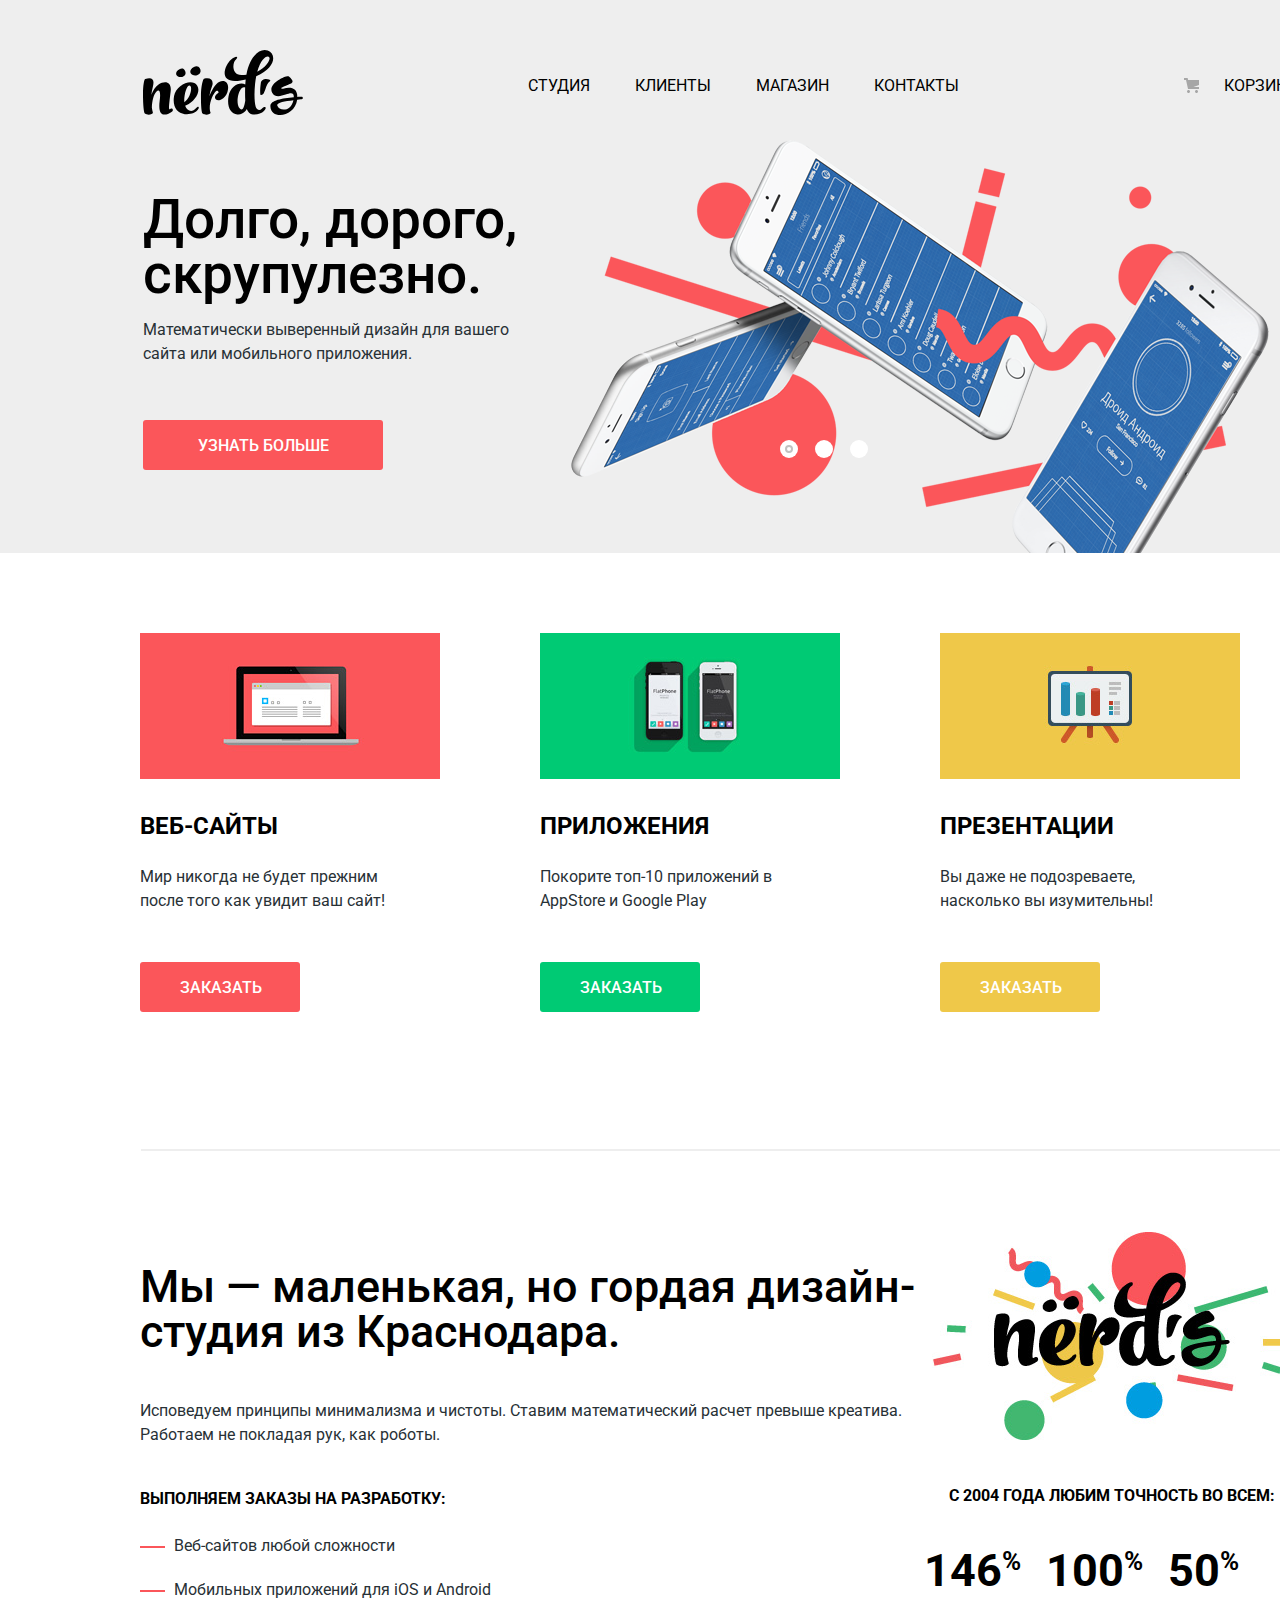
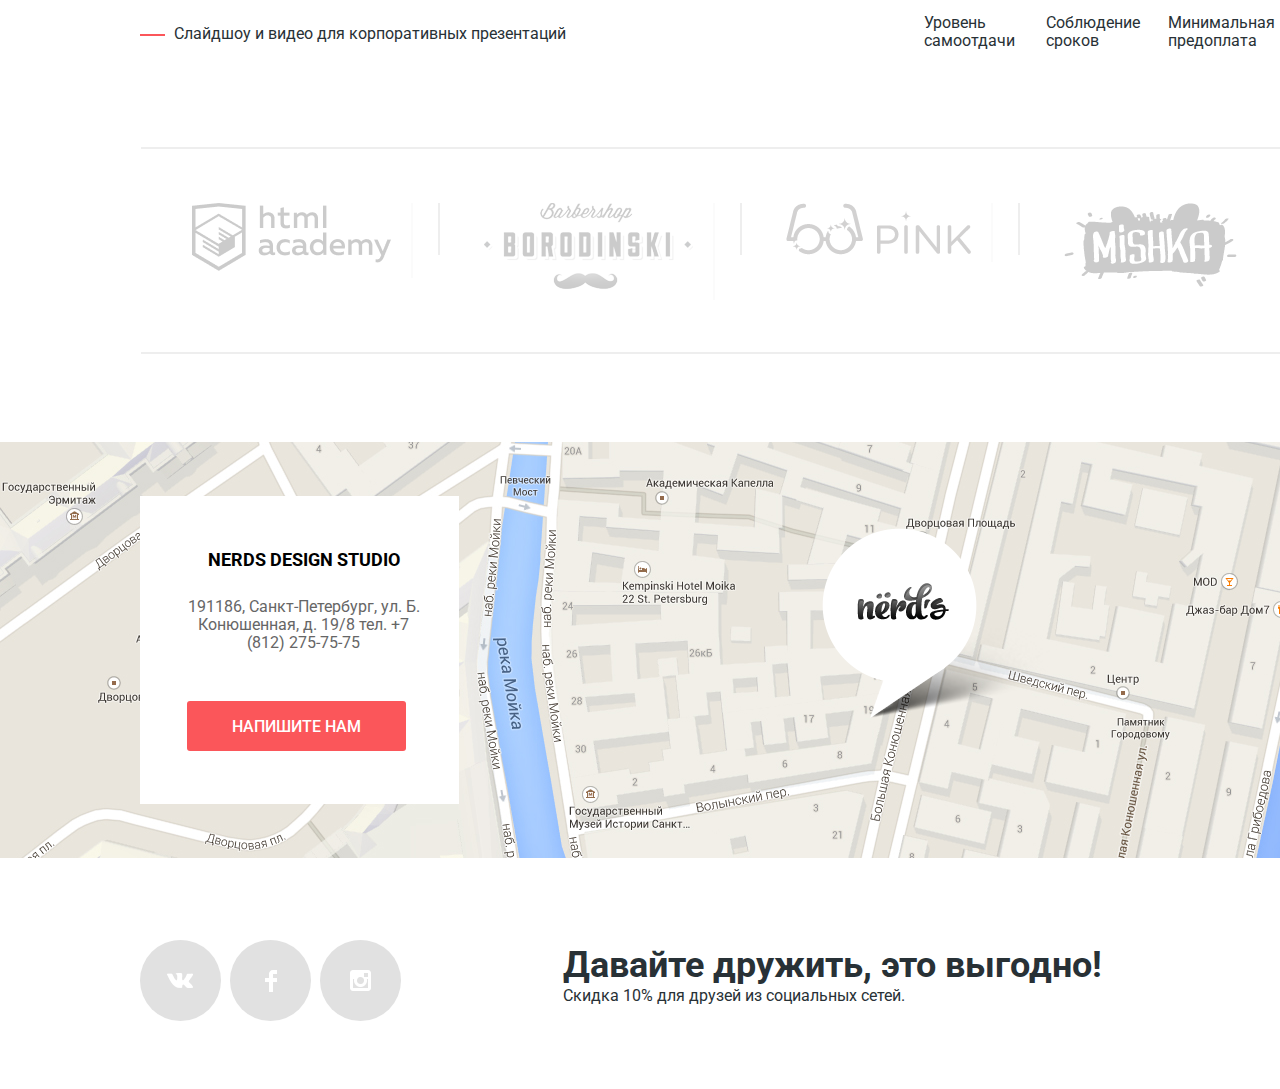
<file: Task_1/index.html>
<!DOCTYPE html>
<html lang="en" xmlns="http://www.w3.org/1999/html">
  <head>
    <meta charset="UTF-8" />
    <title>Nerds</title>
    <link
      href="https://fonts.googleapis.com/css?family=Roboto"
      rel="stylesheet"
    />
    <link rel="stylesheet" type="text/css" href="styles.css" />
  </head>
  <body>
    <section class="header">
      <a href="#" id="logo"><img src="images/nerds-logo.svg" /></a>
      <ul class="menu">
        <li class="menu_item"><a href="#">СТУДИЯ</a></li>
        <li class="menu_item"><a href="#">КЛИЕНТЫ</a></li>
        <li class="menu_item"><a href="catalog.html">МАГАЗИН</a></li>
        <li class="menu_item"><a href="#">КОНТАКТЫ</a></li>
      </ul>
      <a class="header_basket" href="#">
        <img src="images/cart-icon.svg" /><span class="menu_item">КОРЗИНА</span></a
      >
    </section>
    <section class="slider">
      <input
        type="radio"
        class="nav-dot"
        id="radio1"
        name="slide"
        value="slide1"
        checked
      />
      <label for="radio1" id="label1"></label>
      <div class="slide">
        <img class="slide_image" src="images/slider/nerds-index-slide1.png" />
        <p class="slide_header">
          Долго, дорого, скрупулезно.
        </p>
        <p>
          Математически выверенный дизайн для вашего сайта или мобильного приложения.
        </p>
        <a class="button button--slide" href="#"><span>Узнать больше</span></a>
      </div>
      <input
        type="radio"
        class="nav-dot"
        id="radio2"
        name="slide"
        value="slide2"
      />
      <label for="radio2" id="label2"></label>
      <div class="slide">
        <img
          class="slide_image"
          width="760px"
          height="431px"
          src="images/slider/nerds-index-slide2.png"
        />
        <p class="slide_header">
          Любим математику как никто другой
        </p>
        <p>
          Никакого креатива, только математические формулы для расчета идеальных пропорций
        </p>
        <a class="button button--slide" href="#"><span>Узнать больше</span></a>
      </div>
      <input
        type="radio"
        class="nav-dot"
        id="radio3"
        name="slide"
        value="slide3"
      />
      <label for="radio3" id="label3"></label>
      <div class="slide">
        <img class="slide_image" src="images/slider/nerds-index-slide3.png" />
        <p class="slide_header">
          Только ночь, только хардкор
        </p>
        <p>
          Работать днем, как все? Мы против этого. Ближе к полуночи работа только начинается.
        </p>
        <a class="button button--slide" href="#"><span>Узнать больше</span></a>
      </div>
    </section>
    <section class="orders">
      <div class="order">
        <img src="images/orders/illustration-1.jpg" />
        <p class="order_header">Вeб-сайты</p>
        <p>
          Мир никогда не будет прежним после того как увидит ваш сайт!
        </p>
        <a class="button button--order button--red" href="#"><span>Заказать</span></a>
      </div>
      <div class="order">
        <img src="images/orders/illustration-2.jpg" />
        <p class="order_header">Приложения</p>
        <p>Покорите топ-10 приложений в AppStore и Google Play</p>
        <a class="button button--order button--green" href="#"><span>Заказать</span></a>
      </div>
      <div class="order">
        <img src="images/orders/illustration-3.jpg" />
        <p class="order_header">Презентации</p>
        <p>Вы даже не подозреваете, насколько вы изумительны!</p>
        <a class="button button--order button--yellow" href="#"><span>Заказать</span></a>
      </div>
    </section>
    <hr />
    <section class="about-nerds">
      <div class="about">
        <p class="about_header">
          Мы — маленькая, но гордая дизайн-студия из Краснодара.
        </p>
        <p>
          Исповедуем принципы минимализма и чистоты. Ставим математический
          расчет превыше креатива. Работаем не покладая рук, как роботы.
        </p>
        <p class="small-header">Выполняем заказы на разработку:</p>
        <ul>
          <li>
            <hr />
            Веб-сайтов любой сложности
          </li>
          <li>
            <hr />
            Мобильных приложений для iOS и Android
          </li>
          <li>
            <hr />
            Cлайдшоу и видео для корпоративных презентаций
          </li>
        </ul>
      </div>
      <div class="nerds">
        <img src="images/nerds-illustration.png" />
        <p class="small-header">с 2004 года Любим точность во всем:</p>
        <div class="stats">
          <div class="stat">
            <p class="stat_percentage">146<span>%</span></p>
            <p>Уровень самоотдачи</p>
          </div>
          <div class="stat">
            <p class="stat_percentage">100<span>%</span></p>
            <p>Соблюдение сроков</p>
          </div>
          <div class="stat">
            <p class="stat_percentage">50<span>%</s></p>
            <p>Минимальная предоплата</p>
          </div>
        </div>
      </div>
    </section>
     <hr />
    <section class="clients">
      <a href="#" class="client-image"><img src="images/html5.png" /></a>
      <div class="vl"></div>
       <a href="#" class="client-image"><img src="images/barbershop.png" /></a>
      <div class="vl"></div>
      <a href="#" class="client-image"><img src="images/pink.png" /></a>
      <div class="vl"></div>
      <a href="#" class="client-image"><img src="images/mishka.png" /></a>
      </section>
    <hr />
    <section class="contacts">
      <img src="images/map.png">
      <div class="contact-form">
        <p class="small-header">
          Nerds design studio
        </p>
        <p>
          191186, Санкт-Петербург, ул. Б. Конюшенная, д. 19/8
          тел. +7 (812) 275-75-75
        </p>
        <a href="#" class="button button--contact"><span>Напишите нам</span></a>
      </div>
      <img src="images/map-marker.png"/>
    </section>
    <section class="footer">
      <a class="footer_image" href="#"><img src="images/vk-icon.png" /></a>
      <a class="footer_image" href="#"><img src="images/fb-icon.png" /></a>
      <a class="footer_image" href="#"><img src="images/insta-icon.png" /></a>
      <div class="footer_text">
        <span class="footer_text--bold"> Давайте дружить, это выгодно!</span>
        Скидка 10% для друзей из социальных сетей.
      </div>
    </section>
  </body>
</html>
</file>
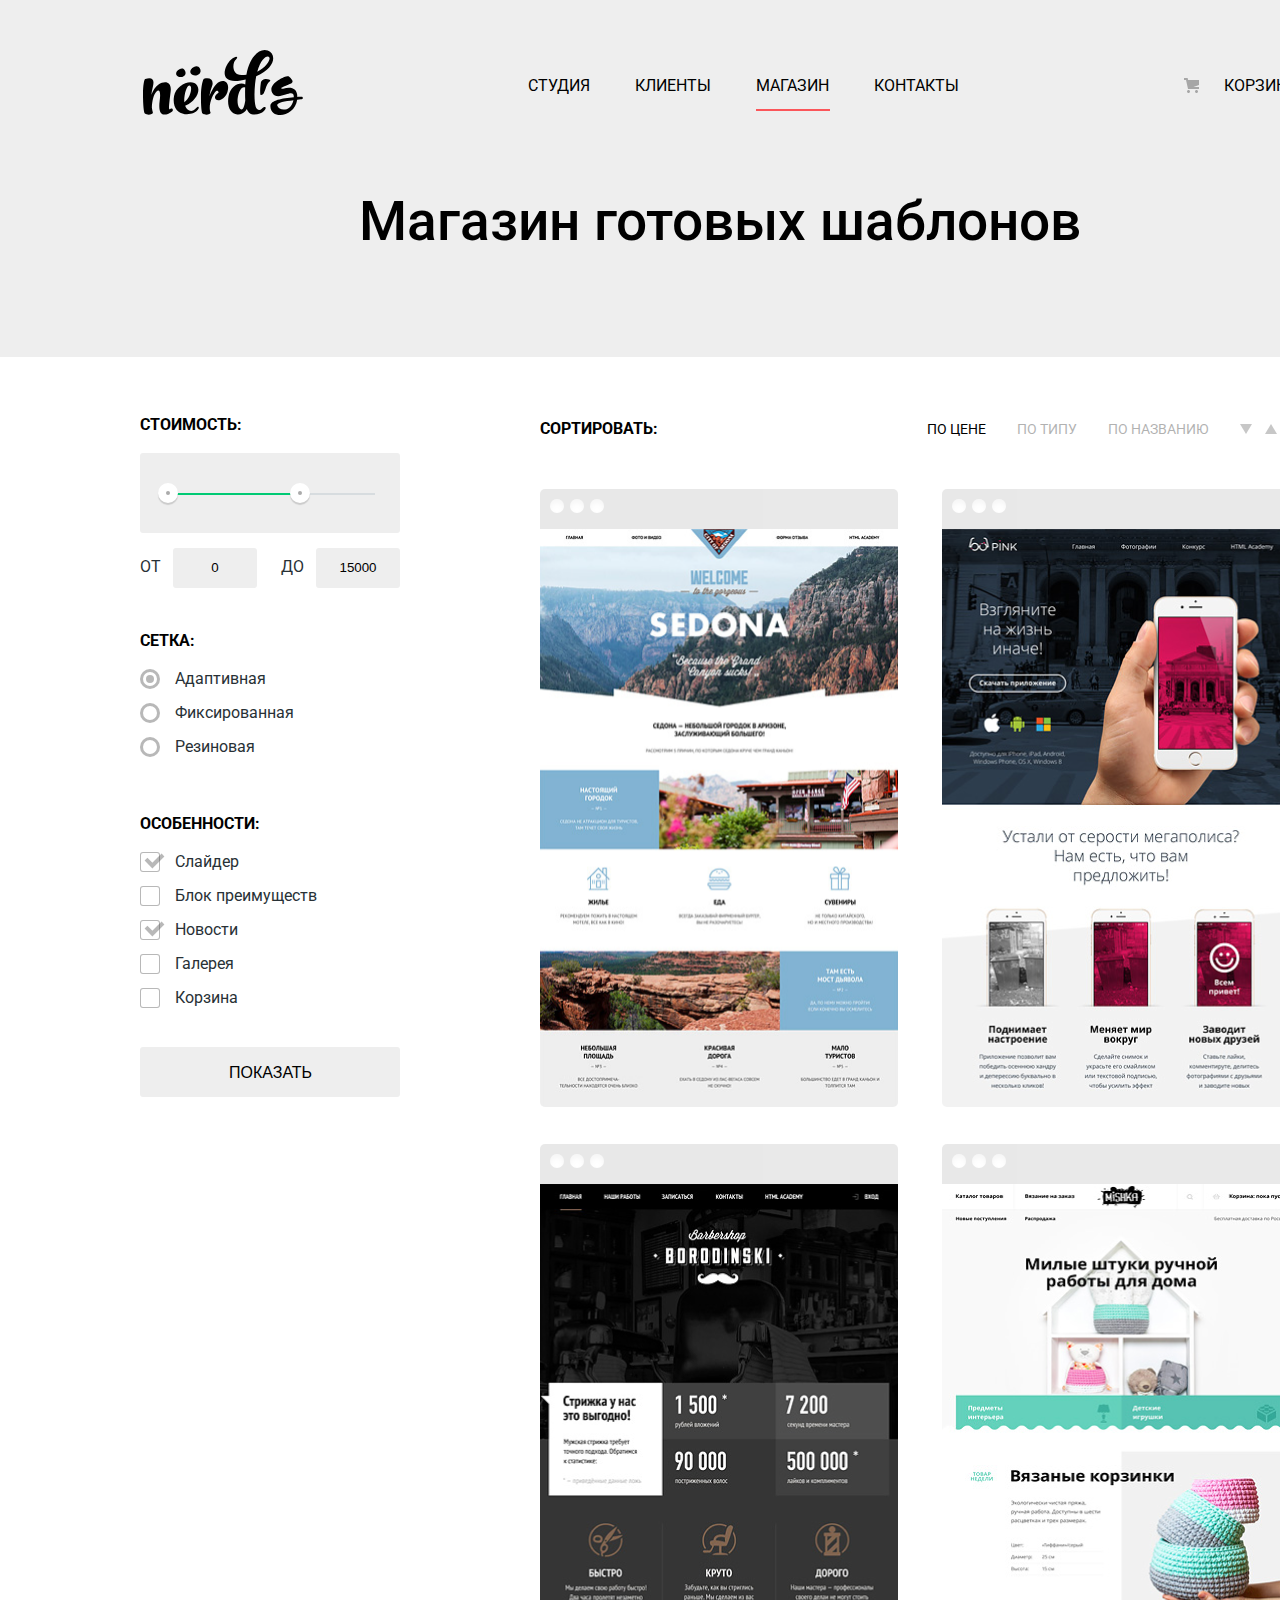
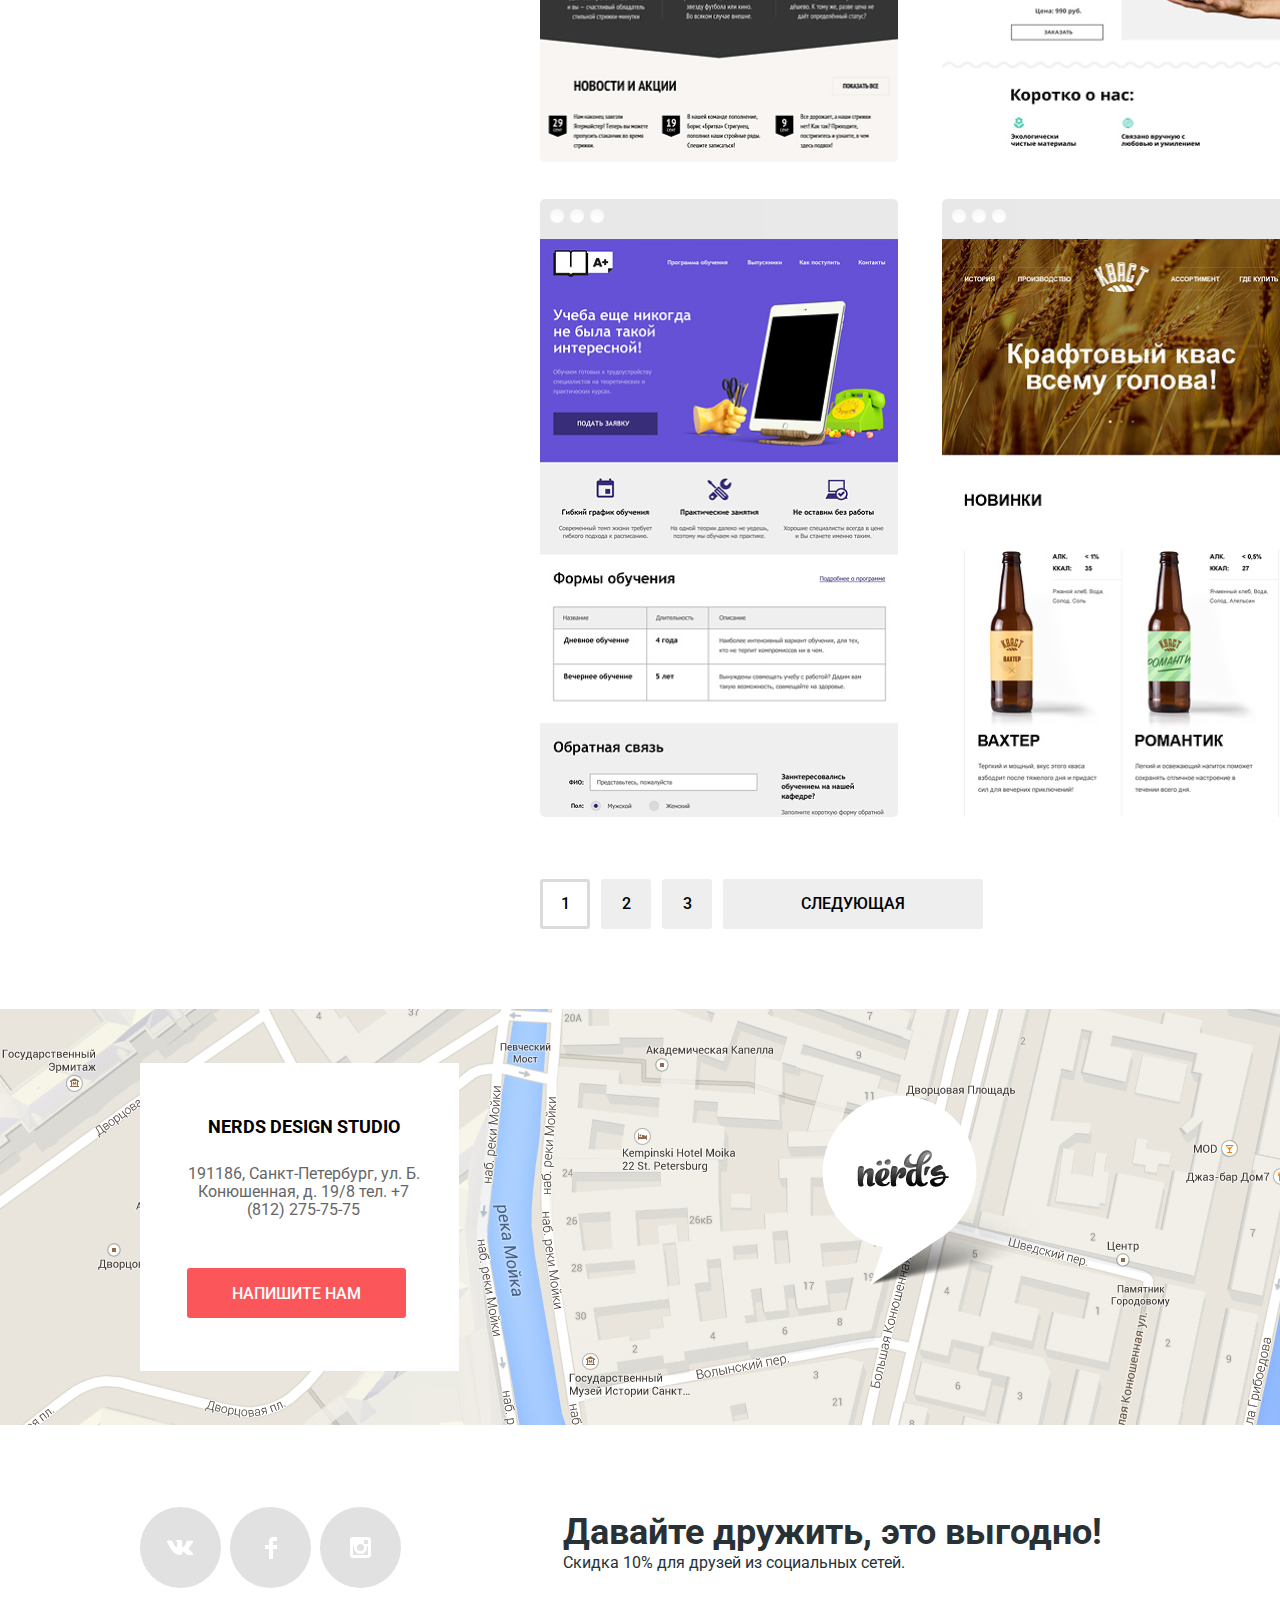
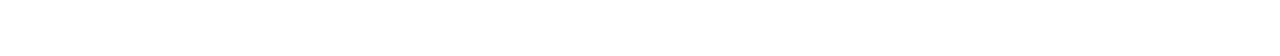
<file: Task_1/catalog.html>
<!DOCTYPE html>
<html lang="en" xmlns="http://www.w3.org/1999/html">
	<head>
		<meta charset="UTF-8" />
		<title>Nerds</title>
		<link
			href="https://fonts.googleapis.com/css?family=Roboto"
			rel="stylesheet"
		/>
		<link rel="stylesheet" type="text/css" href="styles.css" />
	</head>
	<body>
		<section class="header">
			<a href="index.html"
				><img class="header_image" src="images/nerds-logo.svg"
			/></a>
			<ul class="menu">
				<li class="menu_item"><a href="#">СТУДИЯ</a></li>
				<li class="menu_item"><a href="#">КЛИЕНТЫ</a></li>
				<li class="menu_item menu_item--active">
					<a href="#">МАГАЗИН</a>
					<div class="underline"></div>
				</li>
				<li class="menu_item"><a href="#">КОНТАКТЫ</a></li>
			</ul>
			<a class="header_basket" href="#">
				<img src="images/cart-icon.svg" />
				<span class="menu_item">КОРЗИНА</span>
			</a>
		</section>
		<section class="catalog">
			<p class="catalog_header">Магазин готовых шаблонов</p>
		</section>
		<section class="content">
			<div class="left-filters">
				<form
					action="https://echo.htmlacademy.ru/"
					method="get"
					name="left-filters"
				>
					<div class="price">
						<p class="small-header">Стоимость:</p>
						<div class="fslider">
							<div class="fslider_circle fslider_circle--first">
								<div
									class="fslider_circle_small fslider_circle_small--first"
								></div>
							</div>
							<div class="fslider_circle fslider_circle--second">
								<div
									class="fslider_circle_small fslider_circle_small--second"
								></div>
							</div>
							<div class="fslider_line fslider_line--green"></div>
							<div class="fslider_line fslider_line--gray"></div>
						</div>
						<div class="price-range">
							<label for="price-from">ОТ</label>
							<input
								type="text"
								class="price-range_from"
								name="price-from"
								value="0"
							/>
							<label for="price-to">ДО</label>
							<input
								type="text"
								class="price-range_to"
								name="price-to"
								value="15000"
							/>
						</div>
					</div>
					<div class="grid">
						<p class="small-header">Сетка:</p>
						<label for="grid-item-1" class="grid_label">
							<input
								type="radio"
								id="grid-item-1"
								name="grid-item"
								value="adapted"
								checked
							/>
							<span class="grid_text">Адаптивная</span>
							<span class="grid_dot"></span>
						</label>
						<label for="grid-item-2" class="grid_label">
							<input
								type="radio"
								id="grid-item-2"
								name="grid-item"
								value="fixed"
							/>
							<span class="grid_text">Фиксированная</span>
							<span class="grid_dot"></span>
						</label>
						<label for="grid-item-3" class="grid_label">
							Резиновая
							<input
								type="radio"
								id="grid-item-3"
								name="grid-item"
								value="stretched"
							/>
							<span class="grid_dot"></span>
						</label>
					</div>
					<div class="details">
						<p class="small-header">Особенности:</p>
						<label class="details_label" for="details-item-1">
							<input
								type="checkbox"
								id="details-item-1"
								name="details-item"
								value="slider"
								checked="checked"
							/>
							<span class="grid_text">Слайдер</span>
							<span class="details_checkmark"></span>
						</label>

						<label class="details_label" for="details-item-2">
							<input
								type="checkbox"
								id="details-item-2"
								name="details-item"
								value="block"
							/>
							<span class="grid_text">Блок преимуществ</span>
							<span class="details_checkmark"></span>
						</label>

						<label class="details_label" for="details-item-3">
							<input
								type="checkbox"
								id="details-item-3"
								name="details-item"
								value="news"
								checked
							/>
							<span class="grid_text">Новости</span>
							<span class="details_checkmark"></span>
						</label>

						<label class="details_label" for="details-item-4">
							<input
								type="checkbox"
								id="details-item-4"
								name="details-item"
								value="gallery"
							/>
							<span class="grid_text">Галерея</span>
							<span class="details_checkmark"></span>
						</label>

						<label class="details_label" for="details-item-5">
							<input
								type="checkbox"
								id="details-item-5"
								name="details-item"
								value="basket"
							/>
							<span class="grid_text">Корзина</span>
							<span class="details_checkmark"></span>
						</label>
					</div>
					<input type="submit" class="show-button" value="Показать" />
				</form>
			</div>
			<div class="right-content">
				<div class="sort">
					<div class="small-header">Сортировать:</div>
					<div class="sort_type">
						<a href="#" class="sort_type--active">По цене</a>
						<a href="#">По типу</a>
						<a href="#">По названию</a>
						<span>
							<a class="sort_arrow sort_arrow--desc"></a>
							<a class="sort_arrow sort_arrow--asc"></a>
						</span>
					</div>
				</div>
				<div class="cards">
					<div class="card">
						<div class="card_buttons">
							<input
								type="radio"
								class="nav-dot"
								id="card-radio-1"
								name="slide"
								value="slide1"
							/>
							<label for="card-radio-1" id="card-label-1"></label>
							<input
								type="radio"
								class="nav-dot"
								id="card-radio-2"
								name="slide"
								value="slide2"
							/>
							<label for="card-radio-2" id="card-label-2"></label>
							<input
								type="radio"
								class="nav-dot"
								id="card-radio-3"
								name="slide"
								value="slide3"
							/>
							<label for="card-radio-3" id="card-label-3"></label>
						</div>
						<img src="images/cards/img-sedona.png" class="card_image" alt="" />
						<div class="card_name">
							<a href="#" class="small-header card_name-text">SEDONA</a>
							<p>Информационный сайт для туристов</p>
							<a href="" class="button">9 900 ₽</a>
						</div>
					</div>
					<div class="card">
						<div class="card_buttons">
							<input
								type="radio"
								class="nav-dot"
								id="card-radio-1"
								name="slide"
								value="slide1"
							/>
							<label for="card-radio-1" id="card-label-1"></label>
							<input
								type="radio"
								class="nav-dot"
								id="card-radio-2"
								name="slide"
								value="slide2"
							/>
							<label for="card-radio-2" id="card-label-2"></label>
							<input
								type="radio"
								class="nav-dot"
								id="card-radio-3"
								name="slide"
								value="slide3"
							/>
							<label for="card-radio-3" id="card-label-3"></label>
						</div>
						<img src="images/cards/img-pink.png" class="card_image" alt="" />
						<div class="card_name">
							<a href="#" class="small-header card_name-text">Pink App</a>
							<p>Продуктовый лендинг приложения для iOS и Android</p>
							<a href="" class="button">9 900 ₽</a>
						</div>
					</div>
					<div class="card">
						<div class="card_buttons">
							<input
								type="radio"
								class="nav-dot"
								id="card-radio-1"
								name="slide"
								value="slide1"
							/>
							<label for="card-radio-1" id="card-label-1"></label>
							<input
								type="radio"
								class="nav-dot"
								id="card-radio-2"
								name="slide"
								value="slide2"
							/>
							<label for="card-radio-2" id="card-label-2"></label>
							<input
								type="radio"
								class="nav-dot"
								id="card-radio-3"
								name="slide"
								value="slide3"
							/>
							<label for="card-radio-3" id="card-label-3"></label>
						</div>
						<img
							src="images/cards/img-barbershop.png"
							class="card_image"
							alt=""
						/>
						<div class="card_name">
							<a href="#" class="small-header card_name-text">Barbershop</a>
							<p>Сайт салона красоты. Для мужчин, да.</p>
							<a href="" class="button">9 900 ₽</a>
						</div>
					</div>
					<div class="card">
						<div class="card_buttons">
							<input
								type="radio"
								class="nav-dot"
								id="card-radio-1"
								name="slide"
								value="slide1"
							/>
							<label for="card-radio-1" id="card-label-1"></label>
							<input
								type="radio"
								class="nav-dot"
								id="card-radio-2"
								name="slide"
								value="slide2"
							/>
							<label for="card-radio-2" id="card-label-2"></label>
							<input
								type="radio"
								class="nav-dot"
								id="card-radio-3"
								name="slide"
								value="slide3"
							/>
							<label for="card-radio-3" id="card-label-3"></label>
						</div>
						<img src="images/cards/img-mishka.png" class="card_image" alt="" />
						<div class="card_name">
							<a href="#" class="small-header card_name-text">MISHKA</a>
							<p>Интернет-магазин  вязаных игрушек</p>
							<a href="" class="button">9 900 ₽</a>
						</div>
					</div>
					<div class="card">
						<div class="card_buttons">
							<input
								type="radio"
								class="nav-dot"
								id="card-radio-1"
								name="slide"
								value="slide1"
							/>
							<label for="card-radio-1" id="card-label-1"></label>
							<input
								type="radio"
								class="nav-dot"
								id="card-radio-2"
								name="slide"
								value="slide2"
							/>
							<label for="card-radio-2" id="card-label-2"></label>
							<input
								type="radio"
								class="nav-dot"
								id="card-radio-3"
								name="slide"
								value="slide3"
							/>
							<label for="card-radio-3" id="card-label-3"></label>
						</div>
						<img src="images/cards/img-aplus.png" class="card_image" alt="" />
						<div class="card_name">
							<a href="#" class="small-header card_name-text">A Plus</a>
							<p>Лендинг курсов повышения квалификации</p>
							<a href="" class="button">9 900 ₽</a>
						</div>
					</div>
					<div class="card">
						<div class="card_buttons">
							<input
								type="radio"
								class="nav-dot"
								id="card-radio-1"
								name="slide"
								value="slide1"
							/>
							<label for="card-radio-1" id="card-label-1"></label>
							<input
								type="radio"
								class="nav-dot"
								id="card-radio-2"
								name="slide"
								value="slide2"
							/>
							<label for="card-radio-2" id="card-label-2"></label>
							<input
								type="radio"
								class="nav-dot"
								id="card-radio-3"
								name="slide"
								value="slide3"
							/>
							<label for="card-radio-3" id="card-label-3"></label>
						</div>
						<img src="images/cards/img-kvast.png" class="card_image" alt="" />
						<div class="card_name">
							<a href="#" class="small-header card_name-text">КВАСТ</a>
							<p>Промо-сайт производителя крафтового кваса</p>
							<a href="" class="button">9 900 ₽</a>
						</div>
					</div>
				</div>
				<div class="pagination">
					<a href="#" class="pagination_button pagination_button--active">
						<span>1</span></a
					>
					<a href="#" class="pagination_button"> <span>2</span></a>
					<a href="#" class="pagination_button"> <span>3</span></a>
					<a href="#" class="pagination_button next-button">
						<span>Следующая</span>
					</a>
				</div>
			</div>
		</section>
		<section class="contacts">
			<img src="images/map.png" />
			<div class="contact-form">
				<p class="small-header">Nerds design studio</p>
				<p>
					191186, Санкт-Петербург, ул. Б. Конюшенная, д. 19/8 тел. +7 (812)
					275-75-75
				</p>
				<a href="#" class="button button--contact"><span>Напишите нам</span></a>
			</div>
			<img src="images/map-marker.png" />
			<div class="write-us"></div>
		</section>
		<section class="footer">
			<a class="footer_image" href="#"><img src="images/vk-icon.png" /></a>
			<a class="footer_image" href="#"><img src="images/fb-icon.png" /></a>
			<a class="footer_image" href="#"><img src="images/insta-icon.png" /></a>
			<div class="footer_text">
				<span class="footer_text--bold"> Давайте дружить, это выгодно!</span>
				Скидка 10% для друзей из социальных сетей.
			</div>
		</section>
	</body>
</html>
</file>
<file: Task_1/styles.css>
/* * {
	border: 1px solid red;
} */
body {
	min-width: 1440px;
	height: auto;
	margin: auto;
	font-family: "Roboto", sans-serif;
	font-weight: 400;
	font-size: 16px;
	line-height: 24px;
	color: #283136;
	display: flex;
	flex-direction: column;
	justify-content: space-between;
}

#logo:active {
	opacity: 0.3;
}
a {
	color: inherit;
	text-decoration: none;
}

hr {
	height: 2px;
	width: 1158px;
	background: #eeeeee;
	border: none;
}

hr {
	height: 2px;
	width: 1158px;
	background: #eeeeee;
	border: none;
}

.header {
	display: flex;
	justify-content: space-between;
	background: #eeeeee;
	padding: 49px 143px 0;
}

.header_basket {
	display: flex;
	gap: 25px;
	align-items: center;
}

.header_basket span {
	text-align: right;
}

.menu {
	display: flex;
	align-items: center;
	padding: 0;
	gap: 45px;
}

.menu_item {
	list-style-type: none;
	color: #000000;
}
.underline {
	display: none;
	width: 74px;
	height: 2px;
	background: #fb565a;
}
.menu_item--active {
	position: relative;
}
.underline {
	display: block;
	position: absolute;
	margin-top: 11px;
}
.menu_item:hover {
	color: #fb565a;
}
.menu_item:active {
	color: #000000;
	opacity: 0.3;
}

.slider {
	background: #eeeeee;
	padding: 0 143px;
}

.slide_header {
	width: 520px;
	max-width: 538px;
	position: absolute;
	top: 70px;
	margin: 0;
	font-weight: 500;
	font-size: 55px;
	line-height: 55px;
	color: #000000;
}

.slide_header + p {
	width: 370px;
	position: relative;
	top: 180px;
	line-height: 24px;
	font-weight: 400;
	margin-top: 25px 0 0 0;
}

.button {
	display: block;
	text-transform: uppercase;
	background: #fb565a;
	border: none;
	border-radius: 3px;
	width: 160px;
	height: 50px;
	text-align: center;
	padding: 17px 40px 15px;
	margin: 49px 0;
	box-sizing: border-box;
	font-weight: 500;
	line-height: 18px;
	color: #ffffff;
}
.button:hover {
	background: #e74246;
}
.button:active {
	background: #d7373b;
	box-shadow: inset 0px 3px 0px rgba(0, 1, 1, 0.1);
}
.button:active > span {
	opacity: 0.3;
}
.button--slide {
	position: absolute;
	top: 260px;
	width: 240px;
	padding: 17px 54px 15px;
	margin: 38px 0;
}

.button--slide {
	position: absolute;
	top: 260px;
	width: 240px;
	padding: 17px 54px 15px;
	margin: 38px 0;
}

.slide_image {
	float: right;
}

.nav-dot {
	display: none;
	width: 0;
	height: 0;
}
.nav-dot + #label1 {
	display: inline-block;
	position: absolute;
	left: 780px;
	top: 440px;
	z-index: 1;
}

.nav-dot + #label2 {
	display: inline-block;
	position: absolute;
	left: 815px;
	top: 440px;
	z-index: 1;
}

.nav-dot + #label3 {
	display: inline-block;
	position: absolute;
	left: 850px;
	top: 440px;
	z-index: 1;
}

.nav-dot:checked + label + .slide {
	display: inline;
	position: relative;
}

.slide {
	display: none;
}

.nav-dot + label:before {
	position: absolute;
	cursor: pointer;
	background: #ffffff;
	width: 18px;
	height: 18px;
	border-radius: 50%;
	content: " ";
	box-sizing: border-box;
}

.nav-dot:checked + label:after {
	position: absolute;
	left: 5px;
	top: 5px;
	content: " ";
	width: 8px;
	height: 8px;
	border: 2px solid #c1c1c1;
	border-radius: 50%;
	box-sizing: border-box;
}

.orders {
	display: flex;
	justify-content: space-between;
	margin: 80px 200px 80px 140px;
}

.order_header {
	font-weight: 700;
	font-size: 24px;
	line-height: 30px;
	text-transform: uppercase;
	margin-top: 25px;
	color: #000000;
}

.order_header + p {
	max-width: 260px;
	font-weight: 400;
	font-size: 16px;
	line-height: 24px;
	margin-top: 16px;
}

.button--red {
	background-color: #fb565a;
}

.button--green {
	background-color: #00ca74;
}
.button--green:hover {
	background-color: #00bc6c;
}
.button--green:active {
	background-color: #00aa62;
}
.button--green:active > span {
	opacity: 0.3;
}
.button--yellow {
	background-color: #efc849;
}
.button--yellow:hover {
	background-color: #eab534;
}
.button--yellow:active {
	background-color: #e5a722;
}
.button--yellow:active > span {
	opacity: 0.3;
}

.about-nerds {
	display: flex;
	justify-content: space-between;
	margin: 73px 140px 73px 140px;
}

.about_header {
	font-weight: 500;
	font-size: 45px;
	line-height: 45px;
	margin-top: 73px;
	color: #000000;
}

.about p {
	margin-top: 32px;
}

.small-header {
	text-transform: uppercase;
	font-weight: 700;
	color: #000000;
}

.about-nerds .small-header {
	margin-top: 40px;
	text-transform: uppercase;
	color: #000000;
	font-weight: 700;
}

.about ul {
	padding: 0;
	margin-top: 23px;
}

.about hr {
	display: inline-block;
	width: 25px;
	height: 2px;
	background-color: #fb565a;
	margin-right: 5px;
	vertical-align: middle;
}

.about li {
	list-style-type: none;
	margin-bottom: 20px;
}

.nerds {
	text-align: center;
}

.stats {
	display: flex;
	justify-content: space-evenly;
}

.stat {
	margin-right: 25px;
	display: flex;
	flex-direction: column;
	align-items: flex-start;
}

.stat .stat_percentage {
	margin: 0;
	font-weight: 700;
	font-size: 45px;
	line-height: 64px;
	color: #000000;
}

.stat_percentage + p {
	margin: 11px 0 0;
	font-weight: 400;
	font-size: 16px;
	line-height: 18px;
	text-align: left;
}

.nerds .small-header {
	margin: 37px auto 31px;
	text-transform: uppercase;
}

.stat span {
	font-size: 26px;
	line-height: 40px;
	vertical-align: super;
}

.clients {
	display: flex;
	justify-content: space-between;
	margin: 46px 183px 44px 172px;
}

.vl {
	border-left: 2px solid #eeeeee;
	height: 52px;
}

.client-image {
	display: inline-block;
	height: 100%;
	vertical-align: text-bottom;
	opacity: 0.2;
}
.client-image:hover {
	opacity: 1;
}
.client-image:active {
	opacity: 0.1;
}
.client-image:last-child {
	border: none;
}

.contacts {
	margin-top: 80px;
	margin-bottom: 75px;
	position: relative;
	width: 100vw;
	text-align: center;
}

.contacts img {
	z-index: 0;
}

.contact-form {
	z-index: 1;
	background-color: #ffffff;
	position: absolute;
	left: 140px;
	top: 54px;
	width: 319px;
	height: 308px;
	padding: 49px 39px 50px 47px;
	box-sizing: border-box;
}

.contact-form + img {
	position: absolute;
	left: 822px;
	top: 86px;
}

.contacts .small-header {
	margin: 0;
	font-weight: 700;
	font-size: 18px;
	line-height: 30px;
	text-transform: uppercase;
	color: #000000;
}

.contacts .small-header + p {
	margin-top: 23px;
	margin-bottom: 37px;
	font-weight: 400;
	font-size: 16px;
	line-height: 18px;
	color: #666666;
}

.button--contact {
	padding: 17px 44px 15px;
	width: 219px;
}

.orders {
	display: flex;
	justify-content: space-between;
	margin: 80px 200px 80px 140px;
}

.order_header {
	font-weight: 700;
	font-size: 24px;
	line-height: 30px;
	text-transform: uppercase;
	margin-top: 25px;
	color: #000000;
}

.order_header + p {
	max-width: 260px;
	font-weight: 400;
	font-size: 16px;
	line-height: 24px;
	margin-top: 16px;
}

.button--red {
	background-color: #fb565a;
}

.button--green {
	background-color: #00ca74;
}

.button--yellow {
	background-color: #efc849;
}

.about-nerds {
	display: flex;
	justify-content: space-between;
	margin: 73px 140px 73px 140px;
}

.about_header {
	font-weight: 500;
	font-size: 45px;
	line-height: 45px;
	margin-top: 73px;
	color: #000000;
}

.about p {
	margin-top: 32px;
}

.about-nerds .small-header {
	margin-top: 40px;
	text-transform: uppercase;
	color: #000000;
	font-weight: 700;
}

.about ul {
	padding: 0;
	margin-top: 23px;
}

.about hr {
	display: inline-block;
	width: 25px;
	height: 2px;
	background-color: #fb565a;
	margin-right: 5px;
	vertical-align: middle;
}

.about li {
	list-style-type: none;
	margin-bottom: 20px;
}

.nerds {
	text-align: center;
}

.stats {
	display: flex;
	justify-content: space-evenly;
}

.stat {
	margin-right: 25px;
	display: flex;
	flex-direction: column;
	align-items: flex-start;
}

.stat .stat_percentage {
	margin: 0;
	font-weight: 700;
	font-size: 45px;
	line-height: 64px;
	color: #000000;
}

.stat_percentage + p {
	margin: 11px 0 0;
	font-weight: 400;
	font-size: 16px;
	line-height: 18px;
	text-align: left;
}

.nerds .small-header {
	margin: 37px auto 31px;
	text-transform: uppercase;
}

.stat span {
	font-size: 26px;
	line-height: 40px;
	vertical-align: super;
}

.clients {
	display: flex;
	justify-content: space-between;
	margin: 46px 183px 44px 172px;
}

.client-image {
	padding: 0 20px;
	display: inline-block;
	height: 100%;
	vertical-align: text-bottom;
	border-right: 2px solid #eeeeee;
}

.client-image:last-child {
	border: none;
}

.contacts {
	margin-top: 80px;
	margin-bottom: 75px;
	position: relative;
}

.contacts img {
	z-index: 0;
}

.contact-form {
	z-index: 1;
	background-color: #ffffff;
	position: absolute;
	left: 140px;
	top: 54px;
	width: 319px;
	height: 308px;
	padding: 49px 39px 50px 47px;
	box-sizing: border-box;
}

.contact-form + img {
	position: absolute;
	left: 822px;
	top: 86px;
}

.contacts .small-header {
	margin: 0;
	font-weight: 700;
	font-size: 18px;
	line-height: 30px;
	text-transform: uppercase;
	color: #000000;
}

.contacts .small-header + p {
	margin-top: 23px;
	margin-bottom: 37px;
	font-weight: 400;
	font-size: 16px;
	line-height: 18px;
	color: #666666;
}

.button--contact {
	padding: 17px 44px 15px;
	width: 219px;
}

.footer {
	display: flex;
	align-items: center;
	gap: 9px;
	padding: 0 140px 68px;
	margin-bottom: 0;
}

.footer_image {
	display: flex;
	justify-content: center;
	align-items: center;
	width: 81px;
	height: 81px;
	border-radius: 50%;
	background: linear-gradient(0deg, #e1e1e1, #e1e1e1), #ffffff;
}
.footer_image:hover {
	background: linear-gradient(0deg, #e74246, #e74246);
}
.footer_image:active {
	background: linear-gradient(0deg, #d7373b, #d7373b);
	box-shadow: inset 0px 3px 0px rgba(0, 1, 1, 0.1);
}
.footer_image:active > img {
	opacity: 0.3;
}
.footer_text {
	margin: auto;
	width: 585px;
}

.footer_text--bold {
	font-weight: 700;
	font-size: 36px;
	display: inline-block;
}

.catalog {
	background: #eeeeee;
}

.catalog_header {
	text-align: center;
	margin: 72px auto 108px;
	font-weight: 500;
	font-size: 55px;
	line-height: 55px;
	color: #000000;
}

.filters {
	display: flex;
	flex-direction: column;
}
.cards {
	display: flex;
	flex-wrap: wrap;
	justify-content: space-between;
	margin-top: 48px;
	margin-bottom: 25px;
}
.card_buttons {
	border-radius: 5px 5px 0 0;
	height: 40px;
	background-color: #4d4d4d;
	opacity: 0.12;
	display: flex;
	line-height: 40px;
	vertical-align: middle;
	padding-left: 10px;
	padding-top: 10px;
	box-sizing: border-box;
}
.card_buttons label {
	margin-right: 20px;
}
.card_buttons label:before {
	width: 14px;
	height: 14px;
	box-shadow: inset 0px 4px 4px rgba(0, 0, 0, 0.25);
}
.card_buttons input:checked + label:after {
	display: none;
}
.card {
	background: #ffffff;
	border-radius: 5px;
	margin-bottom: 30px;
	position: relative;
}

.card:hover .card_buttons {
	opacity: 1;
	filter: drop-shadow(0px 4px 4px rgba(0, 0, 0, 0.25));
}
.card:hover {
	box-shadow: 0px 6px 15px rgba(0, 1, 1, 0.25);
}
.card:hover .card_name {
	display: flex;
	flex-direction: column;
	align-items: center;
	align-self: flex-end;
	justify-content: space-between;
}
.card_image {
	width: 358px;
	height: 578px;
	border-radius: 0 0 5px 5px;
}
.card_name {
	/* margin-top: 349px; */
	border-radius: 0 0 5px 5px;
	width: 360px;
	height: 231px;
	width: 100%;
	background-color: #eeeeee;
	position: absolute;
	bottom: 0;
	left: 0;
	z-index: 10;
	display: none;
	box-sizing: border-box;
	padding: 26px 0 44px 0;
}
.card_name p {
	max-width: 255px;
	text-align: center;
}
.card_name * {
	margin: 0;
}
.content {
	display: flex;
	margin: 40px 140px 0 140px;
}
.left-filters form {
	height: 700px;
	display: flex;
	flex-direction: column;
	justify-content: space-between;
}
.fslider {
	width: 260px;
	height: 80px;
	background: #eeeeee;
	border-radius: 3px;
}

.fslider_circle {
	z-index: 1;
	width: 20px;
	height: 20px;
	border-radius: 50%;
	background: #ffffff;
	box-shadow: 0px 2px 1px rgba(0, 0, 0, 0.15);
}
.fslider_circle--first {
	position: relative;
	left: 18px;
	top: 30px;
}
.fslider_circle--second {
	position: relative;
	left: 150px;
	top: 10px;
}
.fslider_circle_small {
	width: 4px;
	height: 4px;
	background: #ababab;
	border-radius: 50%;
}

.fslider_circle_small--first {
	position: relative;
	left: 8px;
	top: 8px;
}
.fslider_circle_small--second {
	position: relative;
	left: 8px;
	top: 8px;
}
.fslider_line {
	z-index: 0;
	position: relative;
	left: 30px;
	width: 138px;
	height: 2px;
}
.fslider_line--green {
	background: #00ca74;
}
.fslider_line--gray {
	width: 75px;
	position: relative;
	top: -2px;
	left: 160px;
	background: #d7dcdf;
}

.price-range {
	margin-top: 15px;
	width: 260px;
}
.price-range label {
	margin-right: 8px;
	font-weight: 400;
	font-size: 16px;
	line-height: 22px;
	text-transform: uppercase;
	color: #283136;
}

.price-range input {
	vertical-align: middle;
	display: inline-block;
	text-align: center;
	width: 80px;
	height: 38px;
	line-height: 38px;
	background: #eeeeee;
	border-radius: 3px;
	border: none;
}
.price-range_from {
	margin-right: 20px;
}
.price-range_to {
	margin-right: 0;
}
.grid,
.details {
	position: relative;
}
.grid_label input,
.details_label input {
	height: 0;
	width: 0;
	opacity: 0;
	position: absolute;
}
.grid_label,
.details_label {
	display: block;
	position: relative;
	cursor: pointer;
	padding-left: 35px;
	margin-bottom: 15px;
	line-height: 19px;
	color: #283136;
}
.grid_dot:before {
	position: absolute;
	top: 0;
	left: 0;
	border: 3px solid rgba(77, 77, 77, 0.4);
	background: #ffffff;
	width: 20px;
	height: 20px;
	border-radius: 50%;
	content: " ";
	box-sizing: border-box;
}
.grid_dot:hover:before {
	border: 3px solid rgba(77, 77, 77, 1);
}
.grid_label input:checked ~ .grid_dot:after {
	position: absolute;
	left: 6px;
	top: 6px;
	content: " ";
	width: 8px;
	height: 8px;
	background: rgba(77, 77, 77, 0.4);
	border-radius: 50%;
	box-sizing: border-box;
}
.grid_label input:checked ~ .grid_dot:hover:after {
	background: rgba(77, 77, 77, 1);
}
.grid_label input:disabled ~ .grid_dot:before {
	border: 3px solid rgba(77, 77, 77, 0.1);
}
.grid_label input:disabled ~ .grid_dot:after {
	background: rgba(77, 77, 77, 0.1);
	cursor: default;
}
.grid_label input:disabled:hover ~ .grid_dot:after {
	background: rgba(77, 77, 77, 0.1);
}
input:disabled + .grid_text {
	opacity: 0.3;
}
.card_name-text:hover {
	color: #fb565a;
}
.card_name-text:active {
	color: #000000;
	opacity: 0.3;
}
.details_checkmark:before {
	position: absolute;
	top: 0;
	left: 0;
	border: 1px solid rgba(77, 77, 77, 0.4);
	border-radius: 3px;
	background: #ffffff;
	width: 20px;
	height: 20px;
	content: " ";
	box-sizing: border-box;
}
.details_checkmark:hover:before {
	border: 1px solid rgba(77, 77, 77, 1);
}
.details_label input:disabled ~ .details_checkmark:before {
	border: 1px solid rgba(77, 77, 77, 0.1);
}
.details_label input:checked ~ .details_checkmark:after {
	position: absolute;
	left: 9px;
	top: -2px;
	content: " ";
	width: 7px;
	height: 13px;
	border: solid rgba(77, 77, 77, 0.4);
	border-width: 0 4px 4px 0;
	transform: rotate(45deg);
}
.details_label input:checked ~ .details_checkmark:hover:after {
	border: solid rgba(77, 77, 77, 1);
	border-width: 0 4px 4px 0;
}
.details_label input:disabled ~ .details_checkmark:after {
	border: solid rgba(77, 77, 77, 0.1);
	border-width: 0 4px 4px 0;
}
.details_label input:disabled ~ .details_checkmark:hover:after {
	border: solid rgba(77, 77, 77, 0.1);
	border-width: 0 4px 4px 0;
	cursor: default;
}
.show-button {
	cursor: pointer;
	border: none;
	width: 260px;
	height: 50px;
	background: #eeeeee;
	border-radius: 3px;
	text-transform: uppercase;
	font-weight: 500;
	font-size: 16px;
	line-height: 18px;
	display: block;
	padding: 17px 89px;
	color: #000000;
}
.show-button:hover {
	background: #dfdfdf;
}
.show-button:active {
	background: #d5d5d5;
	box-shadow: inset 0px 3px 0px rgba(0, 1, 1, 0.1);
	color: rgba(0, 0, 0, 0.3);
}

.pagination {
	display: flex;
	gap: 11px;
}
.pagination_button {
	display: block;
	text-align: center;
	line-height: 50px;
	width: 50px;
	height: 50px;
	background: #eeeeee;
	border-radius: 3px;
	box-sizing: border-box;
	font-weight: 500;
	color: #000000;
	text-transform: uppercase;
}
.pagination_button--active {
	background: rgba(0, 0, 0, 0.0001);
	border: 3px solid #dbdbdb;
	line-height: 44px;
}
.pagination_button:hover {
	background: #dbdbdb;
}
.pagination_button:active {
	background: #d5d5d5;
	box-shadow: inset 0px 3px 0px rgba(0, 1, 1, 0.1);
}
.pagination_button:active span {
	opacity: 0.3;
}
.next-button {
	width: 260px;
}
.sort {
	margin-left: 50px;
	width: 747px;
}
.sort_type {
	font-weight: 400;
	font-size: 14px;
	line-height: 18px;
	text-transform: uppercase;
}
.right-content {
	margin: 20px 0 0 140px;
	display: flex;
	flex-direction: column;
}
.sort {
	margin-left: 0;
	display: flex;
	justify-content: space-between;
}
.sort_type {
	width: 360px;
	display: flex;
	justify-content: space-between;
}
.sort a.sort_type--active {
	opacity: 1;
}
.sort a {
	color: #000000;
	opacity: 0.3;
	line-height: 24px;
}
.sort_type span {
	line-height: 24px;
}
.sort_type a:hover {
	opacity: 0.6;
}
.sort_type a:active {
	opacity: 1;
}
.sort_arrow {
	margin-right: 10px;
	display: inline-block;
	height: 0;
	width: 0;
	border-style: solid;
	border-color: transparent;
	cursor: pointer;
}

.sort_arrow--desc:hover,
.sort_arrow--asc:hover {
	color: #000000;
}

.sort_arrow--desc {
	border-width: 10px 6px 0;
	border-top-color: #444444;
}

.sort_arrow--asc {
	border-width: 0 6px 10px;
	border-bottom-color: #444444;
}

.catalog {
	background: #eeeeee;
}

.catalog_header {
	text-align: center;
	margin: 72px auto 108px;
	font-weight: 500;
	font-size: 55px;
	line-height: 55px;
	color: #000000;
}
</file>
